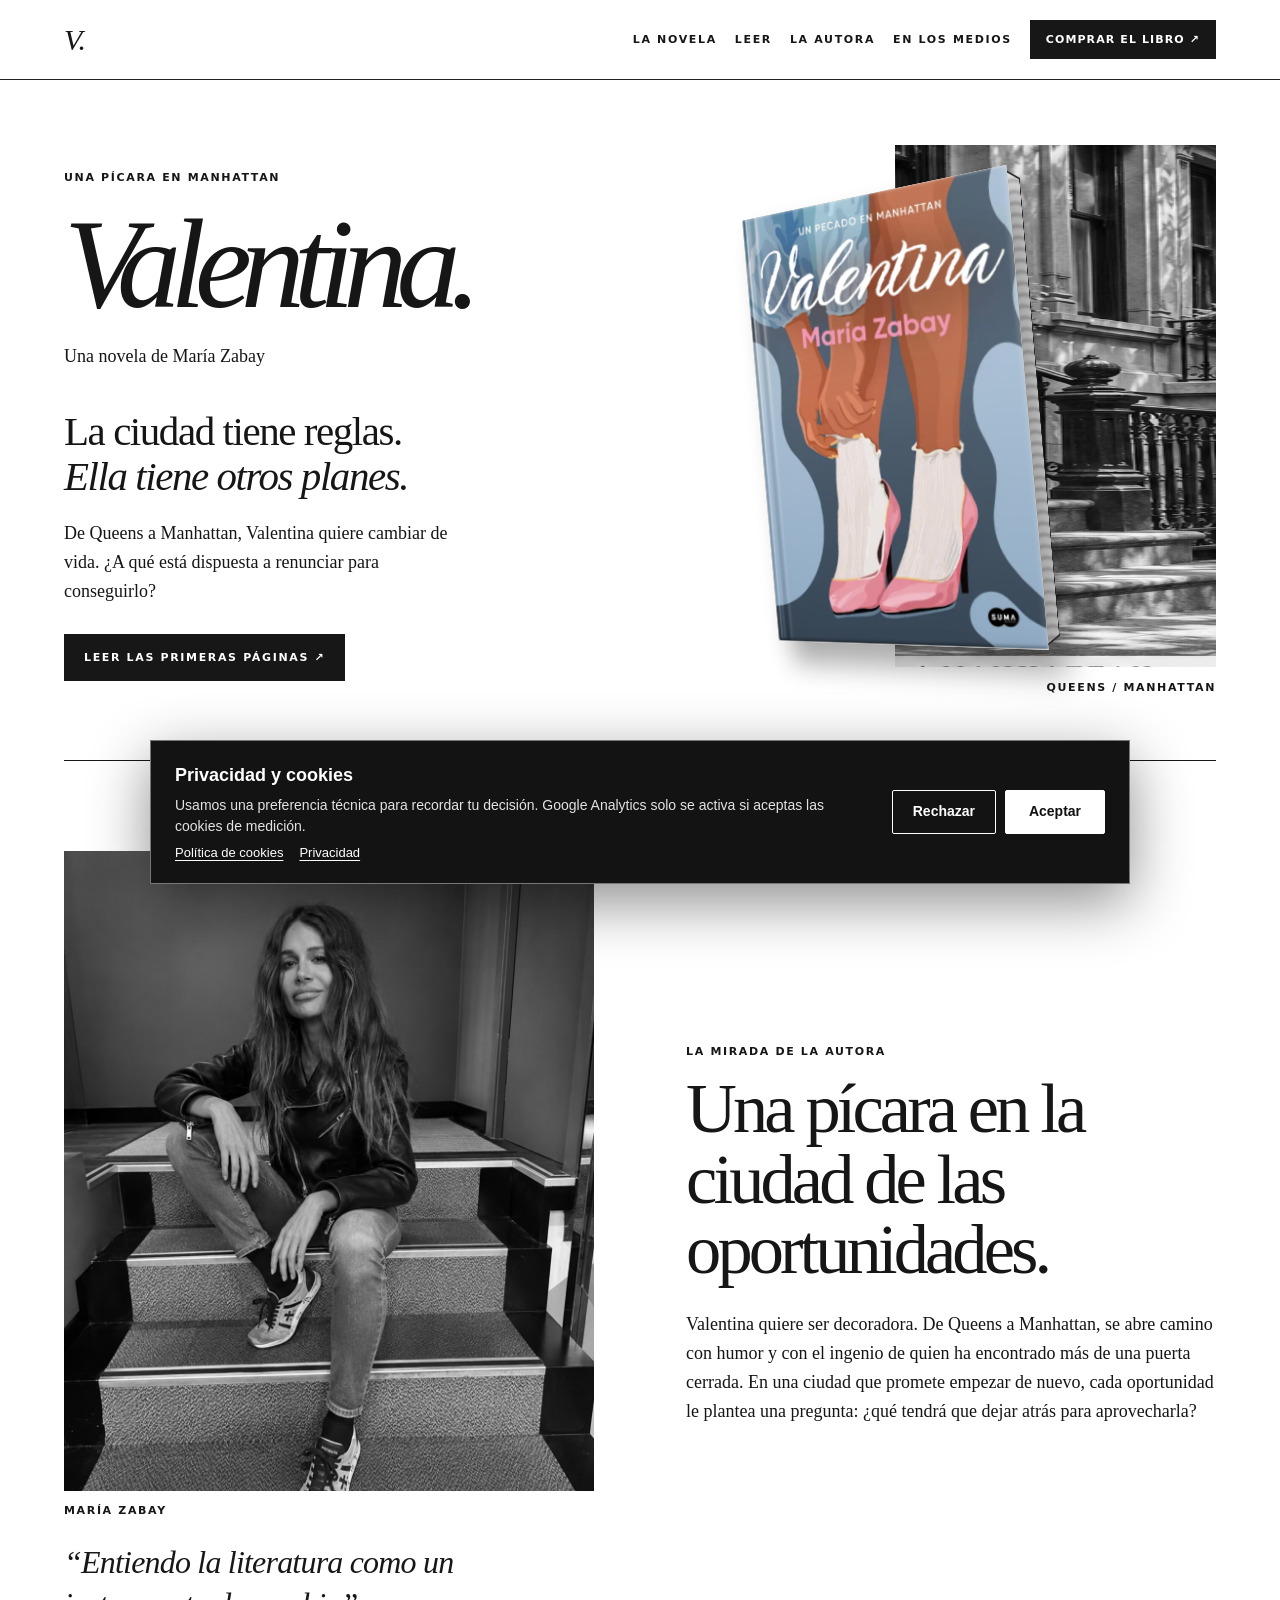
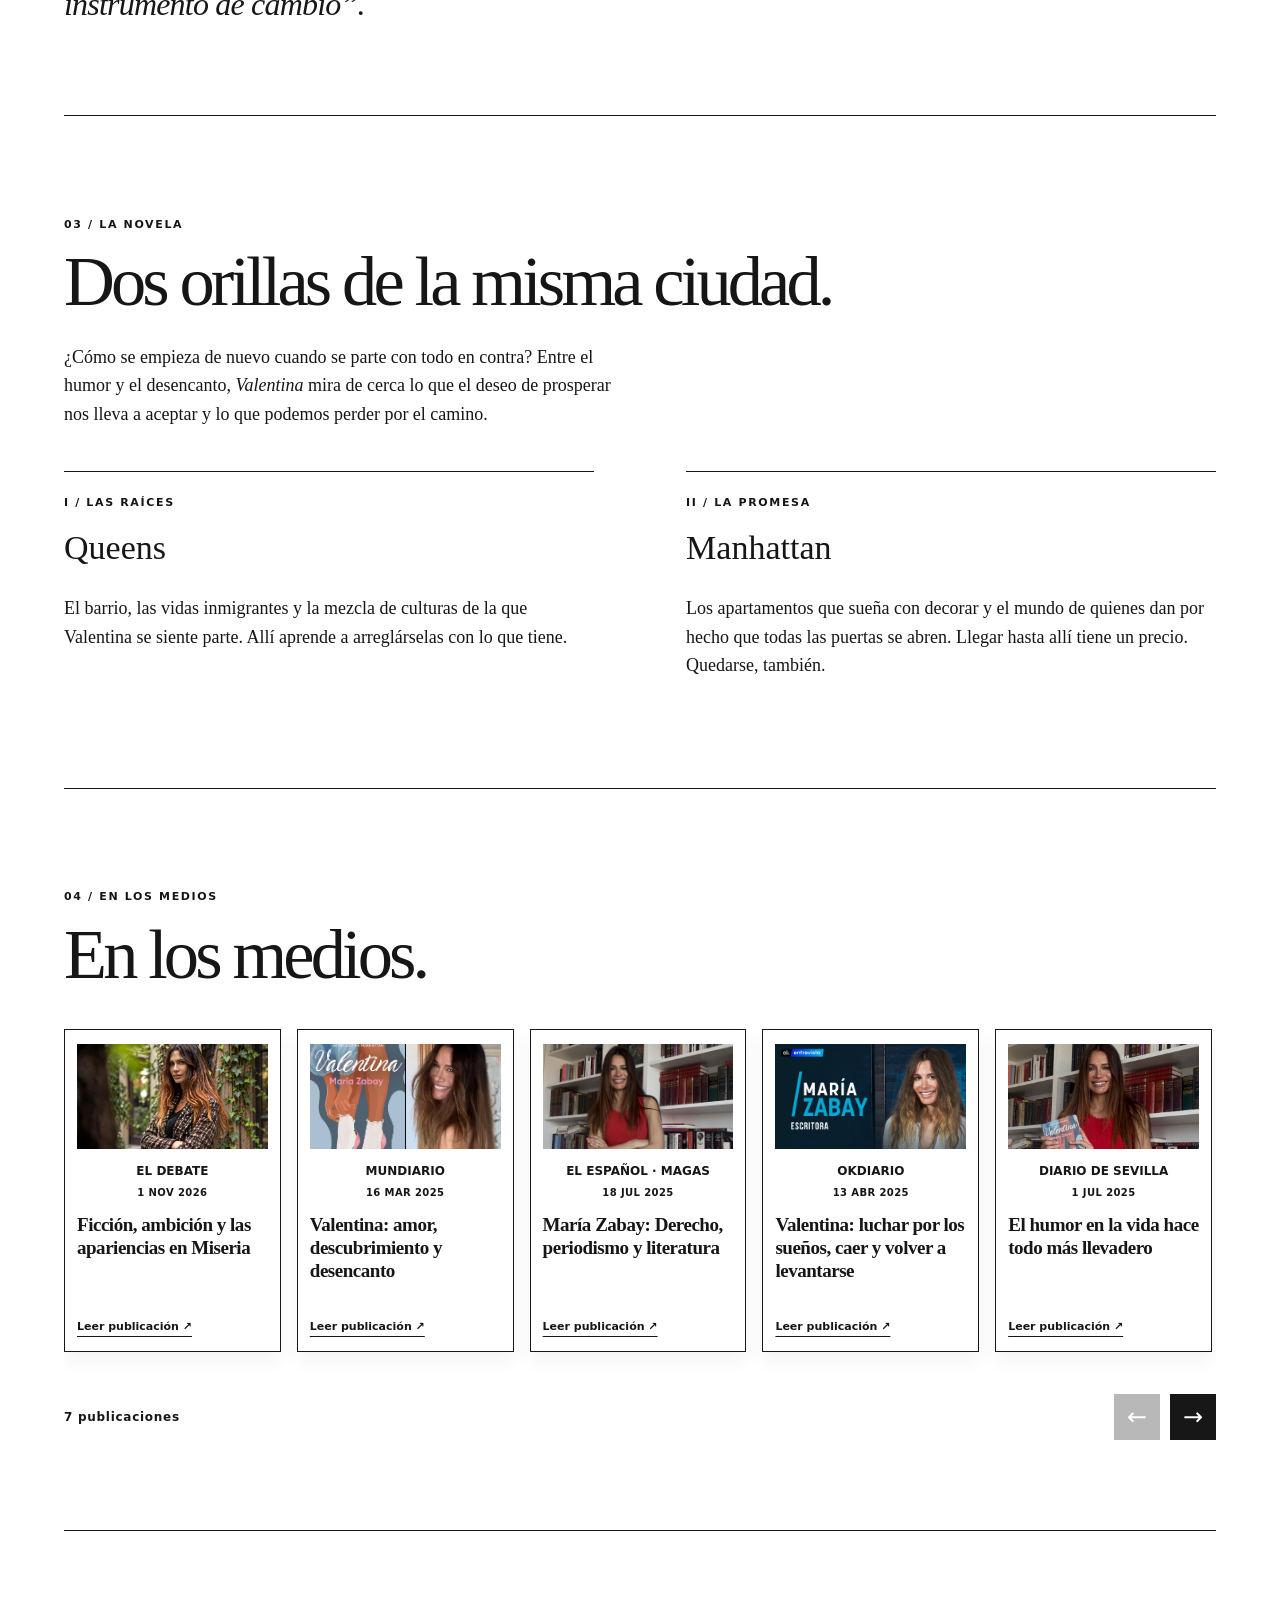
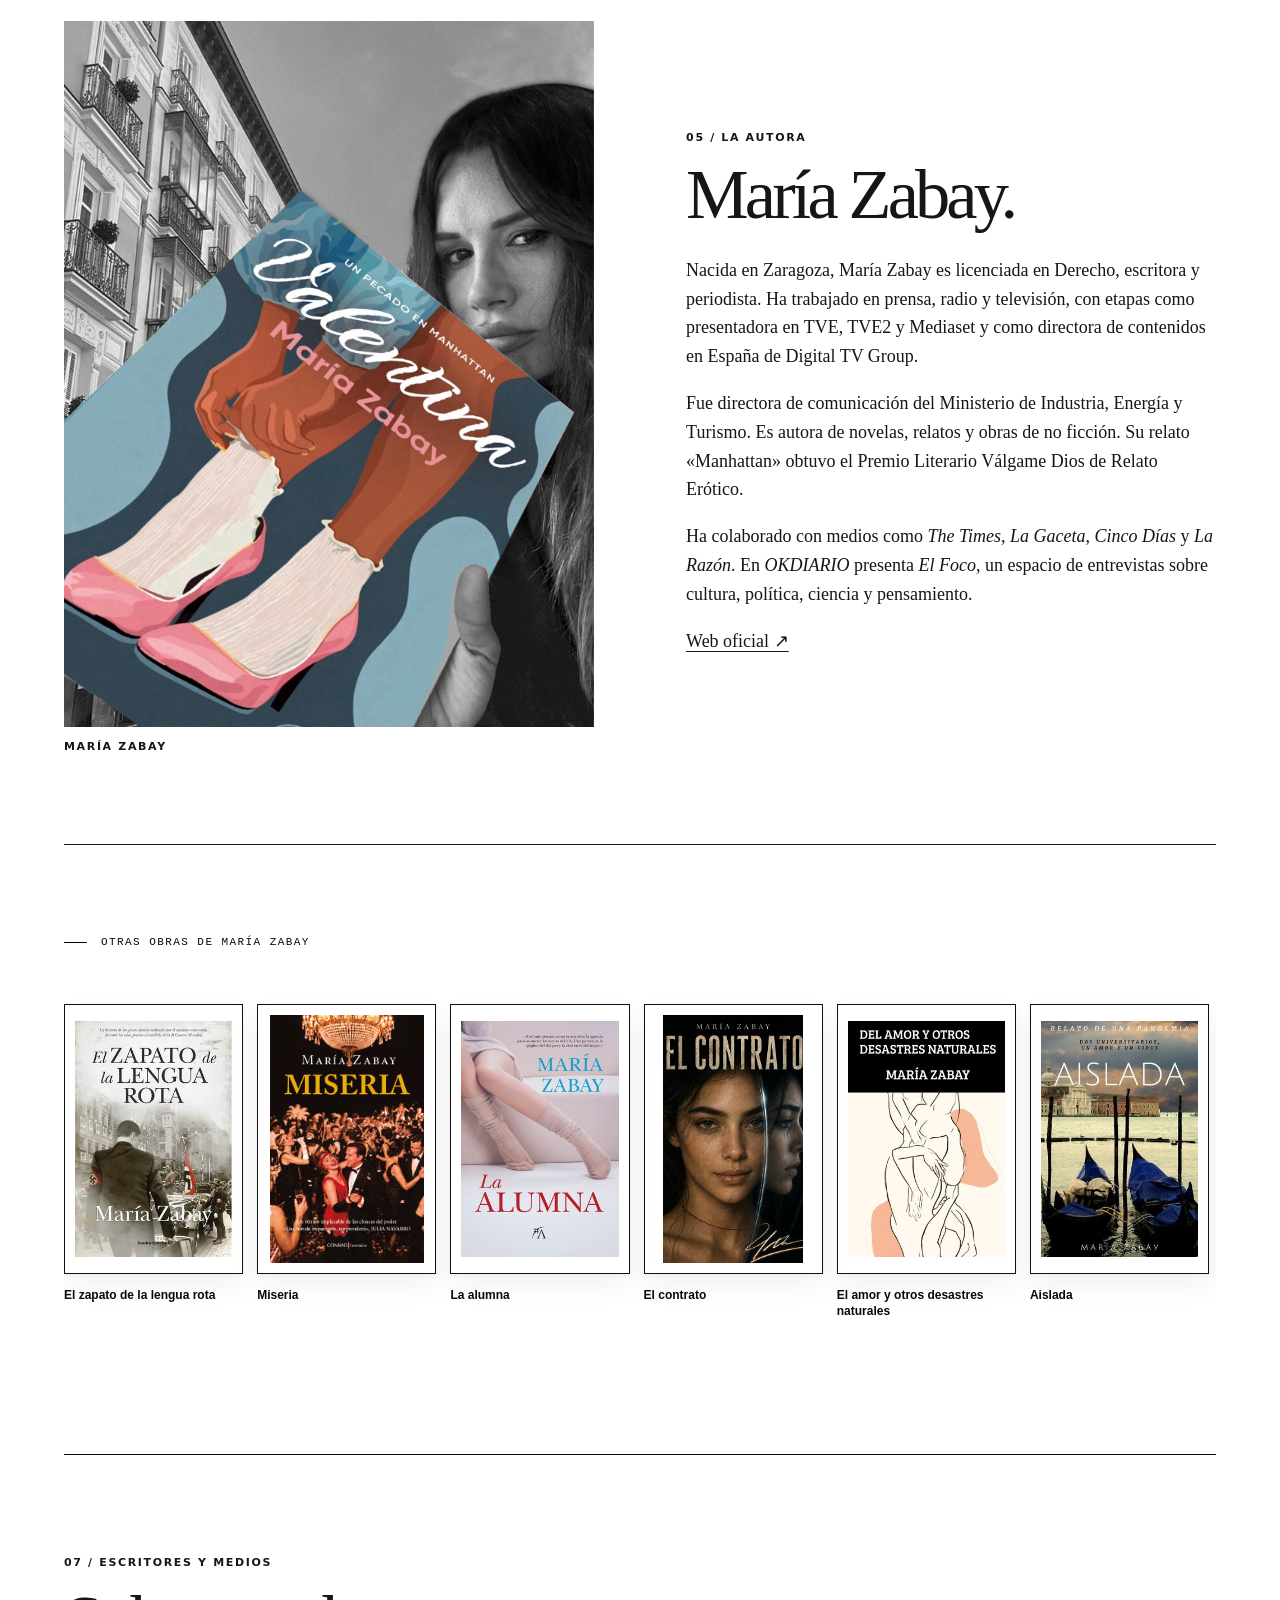
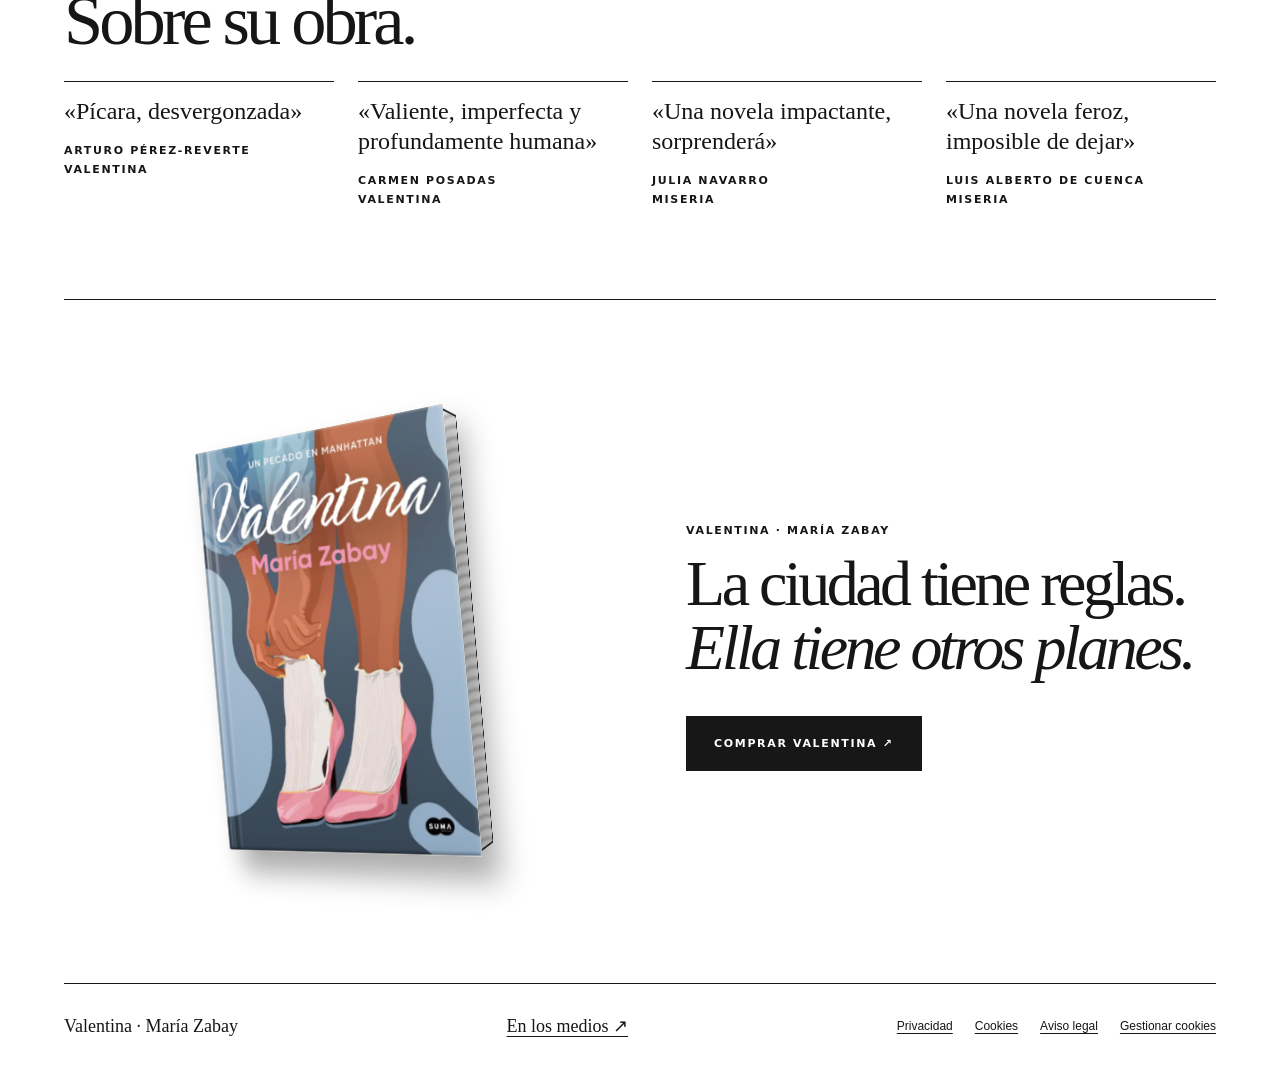
<file: index.html>
<!doctype html>
<html lang="es"><head><meta charset="utf-8"><meta name="viewport" content="width=device-width,initial-scale=1"><title>Valentina: Un pecado en Manhattan | María Zabay</title><link rel="stylesheet" href="css/styles.css">
<!-- Metadatos SEO y redes sociales -->
<meta name="description" content="Descubre Valentina, la novela de María Zabay publicada por SUMA: su historia, primeras páginas, entrevistas, reseñas y dónde comprar el libro.">
<meta name="robots" content="index,follow,max-image-preview:large,max-snippet:-1">
<link rel="canonical" href="https://valentina.mariazabay.com/">
<meta property="og:type" content="book">
<meta property="og:locale" content="es_ES">
<meta property="og:site_name" content="Valentina · María Zabay">
<meta property="og:title" content="Valentina: Un pecado en Manhattan | María Zabay">
<meta property="og:description" content="Descubre Valentina, la novela de María Zabay publicada por SUMA: su historia, primeras páginas, entrevistas, reseñas y dónde comprar el libro.">
<meta property="og:url" content="https://valentina.mariazabay.com/">
<meta property="og:image" content="https://valentina.mariazabay.com/assets/og-image.jpg">
<meta property="og:image:secure_url" content="https://valentina.mariazabay.com/assets/og-image.jpg">
<meta property="og:image:type" content="image/jpeg">
<meta property="og:image:width" content="1200">
<meta property="og:image:height" content="630">
<meta property="og:image:alt" content="Valentina, libro de María Zabay">
<meta name="twitter:card" content="summary_large_image">
<meta name="twitter:title" content="Valentina: Un pecado en Manhattan | María Zabay">
<meta name="twitter:description" content="Descubre Valentina, la novela de María Zabay publicada por SUMA: su historia, primeras páginas, entrevistas, reseñas y dónde comprar el libro.">
<meta name="twitter:image" content="https://valentina.mariazabay.com/assets/og-image.jpg">
<meta name="twitter:image:alt" content="Valentina, de María Zabay">
<script type="application/ld+json">{"@context":"https://schema.org","@graph":[{"@type":"WebSite","@id":"https://valentina.mariazabay.com/#website","name":"Valentina · María Zabay","url":"https://valentina.mariazabay.com/","inLanguage":"es"},{"@type":"WebPage","@id":"https://valentina.mariazabay.com/#webpage","name":"Valentina: Un pecado en Manhattan | María Zabay","description":"Descubre Valentina, la novela de María Zabay publicada por SUMA: su historia, primeras páginas, entrevistas, reseñas y dónde comprar el libro.","url":"https://valentina.mariazabay.com/","inLanguage":"es","isPartOf":{"@id":"https://valentina.mariazabay.com/#website"},"mainEntity":{"@id":"https://valentina.mariazabay.com/#book"}},{"@type":"Person","@id":"https://www.mariazabay.com/#maria-zabay","name":"María Zabay","url":"https://www.mariazabay.com/"},{"@type":"Book","@id":"https://valentina.mariazabay.com/#book","name":"Valentina","author":{"@id":"https://www.mariazabay.com/#maria-zabay"},"url":"https://valentina.mariazabay.com/","image":"https://valentina.mariazabay.com/assets/images/portada-valentina.png","inLanguage":"es","description":"Descubre Valentina, la novela de María Zabay publicada por SUMA: su historia, primeras páginas, entrevistas, reseñas y dónde comprar el libro.","isbn":"9788410257641","publisher":{"@type":"Organization","name":"SUMA"}}]}</script>

<link rel="stylesheet" href="assets/site-consent.css">
<script defer src="assets/site-consent.js" data-root=""></script>
<link rel="icon" href="assets/favicon.svg" type="image/svg+xml">
</head>
<body><a class="skip" href="#contenido">Saltar al contenido</a><header><a class="brand" href="#contenido" aria-label="Valentina, inicio">V.</a><nav aria-label="Navegación principal"><a href="#novela">La novela</a><a href="#contenido" class="reader-trigger">Leer</a><a href="#autora">La autora</a><a href="#medios">En los medios</a><a class="nav-buy" href="https://www.penguinlibros.com/es/literatura-contemporanea/364791-libro-valentina-9788410257641" target="_blank" rel="noopener noreferrer"><strong>Comprar el libro ↗</strong></a></nav></header>
<main id="contenido"><section class="hero" aria-labelledby="titulo"><div><p class="label">Una pícara en Manhattan</p><h1 id="titulo">Valentina.</h1><p class="byline">Una novela de María Zabay</p><h2 class="hook">La ciudad tiene reglas.<br><em>Ella tiene otros planes.</em></h2><p>De Queens a Manhattan, Valentina quiere cambiar de vida. ¿A qué está dispuesta a renunciar para conseguirlo?</p><button class="button reader-trigger" type="button" aria-haspopup="dialog" aria-controls="lector-valentina">Leer las primeras páginas ↗</button></div><figure class="visual"><div class="ny" aria-hidden="true"></div><button class="book-link" type="button" aria-label="Abrir Valentina y leer las primeras páginas" aria-haspopup="dialog" aria-controls="lector-valentina" aria-expanded="false"><span class="book-object"><span class="book-leaf"><img src="assets/images/valentina-pagina-09.png" alt="Primera página de Valentina: Una latina de Queens"></span><span class="book-pages" aria-hidden="true"></span><span class="book-front"><span class="label">Valentina<br>María Zabay</span><img class="cover" src="assets/images/portada-valentina.png" alt="Cubierta oficial de Valentina, de María Zabay, publicada por SUMA"></span></span></button><figcaption>Queens / Manhattan</figcaption></figure></section>

<section class="section split portrait-intro" aria-labelledby="mirada"><figure class="portrait"><a class="author-photo-link" href="#autora" aria-label="Conocer a María Zabay"><img src="assets/images/maria-zabay-escaleras.jpg" alt="María Zabay sentada en unas escaleras" ></a><figcaption><a class="author-name-link" href="#autora">María Zabay</a></figcaption><blockquote class="author-photo-quote">“Entiendo la literatura como un instrumento de cambio”.</blockquote></figure><div><p class="label">La mirada de la autora</p><h2 id="mirada">Una pícara en la ciudad de las oportunidades.</h2><p>Valentina quiere ser decoradora. De Queens a Manhattan, se abre camino con humor y con el ingenio de quien ha encontrado más de una puerta cerrada. En una ciudad que promete empezar de nuevo, cada oportunidad le plantea una pregunta: ¿qué tendrá que dejar atrás para aprovecharla?</p></div></section>
<section id="novela" class="section"><p class="label">03 / La novela</p><h2>Dos orillas de la misma ciudad.</h2><p>¿Cómo se empieza de nuevo cuando se parte con todo en contra? Entre el humor y el desencanto, <em>Valentina</em> mira de cerca lo que el deseo de prosperar nos lleva a aceptar y lo que podemos perder por el camino.</p><div class="columns"><article><p class="label">I / Las raíces</p><h3>Queens</h3><p>El barrio, las vidas inmigrantes y la mezcla de culturas de la que Valentina se siente parte. Allí aprende a arreglárselas con lo que tiene.</p></article><article><p class="label">II / La promesa</p><h3>Manhattan</h3><p>Los apartamentos que sueña con decorar y el mundo de quienes dan por hecho que todas las puertas se abren. Llegar hasta allí tiene un precio. Quedarse, también.</p></article></div></section>
<section id="medios" class="section" aria-labelledby="medios-titulo"><p class="label">04 / En los medios</p><h2 id="medios-titulo">En los medios.</h2><div class="media-carousel" role="region" aria-roledescription="carrusel" aria-label="Entrevistas de María Zabay"><ul id="media-track" class="media-cards" tabindex="0" aria-label="Publicaciones; desliza o usa las flechas para ver más"><li><a class="media-card" href="https://www.eldebate.com/espana/cataluna/20261101/maria-zabay-ficcion-tiene-problema-realidad-no-tiene-necesita-resultar-verosimil_475396.html" target="_blank" rel="noopener noreferrer"><img src="assets/images/entrevista-el-debate.jpg" alt="María Zabay en El Debate" loading="lazy"><span class="media-name">El Debate</span><span class="media-date">1 nov 2026</span><h3>Ficción, ambición y las apariencias en Miseria</h3><span class="media-action">Leer publicación ↗</span></a></li><li><a class="media-card" href="https://www.mundiario.com/cultura/entrevista-maria-zabay/20250316225400337428.html" target="_blank" rel="noopener noreferrer"><img src="assets/images/entrevista-mundiario.jpg" alt="María Zabay en Mundiario" loading="lazy"><span class="media-name">Mundiario</span><span class="media-date">16 mar 2025</span><h3>Valentina: amor, descubrimiento y desencanto</h3><span class="media-action">Leer publicación ↗</span></a></li><li><a class="media-card" href="https://www.elespanol.com/mujer/protagonistas/20250718/periodista-escritora-maria-zabay-estudiar-derecho-acto-rebeldia-eta/1003743850912_0.html" target="_blank" rel="noopener noreferrer"><img src="assets/images/entrevista-el-espanol.jpg" alt="María Zabay en El Español · Magas" loading="lazy"><span class="media-name">El Español · Magas</span><span class="media-date">18 jul 2025</span><h3>María Zabay: Derecho, periodismo y literatura</h3><span class="media-action">Leer publicación ↗</span></a></li><li><a class="media-card" href="https://okdiario.com/cultura/maria-zabay-valentina-va-personas-que-luchan-cada-dia-que-caen-vuelven-levantarse-14605624" target="_blank" rel="noopener noreferrer"><img src="assets/images/entrevista-okdiario.jpg" alt="María Zabay en su entrevista con OKDIARIO" loading="lazy"><span class="media-name">OKDIARIO</span><span class="media-date">13 abr 2025</span><h3>Valentina: luchar por los sueños, caer y volver a levantarse</h3><span class="media-action">Leer publicación ↗</span></a></li><li><a class="media-card" href="https://www.diariodesevilla.es/entrevistas/maria-zabay-humor-vida-llevadero_0_2004262611.html" target="_blank" rel="noopener noreferrer"><img src="assets/images/entrevista-diario-de-sevilla.jpg" alt="María Zabay en Diario de Sevilla" loading="lazy"><span class="media-name">Diario de Sevilla</span><span class="media-date">1 jul 2025</span><h3>El humor en la vida hace todo más llevadero</h3><span class="media-action">Leer publicación ↗</span></a></li><li><a class="media-card" href="https://www.20minutos.es/theluxonomist/lifestyle/maria-zabay-literatura-debe-hacer-preguntas-dificiles-que-sacudan_7000099_0.html" target="_blank" rel="noopener noreferrer"><img src="assets/images/entrevista-20minutos.webp" alt="María Zabay en 20minutos · TheLuxonomist" loading="lazy"><span class="media-name">20minutos · TheLuxonomist</span><span class="media-date">12 feb 2025</span><h3>La literatura debe hacer preguntas difíciles, que sacudan</h3><span class="media-action">Leer publicación ↗</span></a></li><li><a class="media-card" href="https://www.abc.es/cultura/maria-zabay-pereza-traicion-talento-20250430013338-nt.html" target="_blank" rel="noopener noreferrer"><img src="assets/images/portada-valentina.png" alt="Portada de Valentina, de María Zabay" loading="lazy" class="media-card-cover-image"><span class="media-name">ABC</span><span class="media-date">Entrevista · Cultura</span><h3>Entrevista con María Zabay</h3><span class="media-action">Leer publicación ↗</span></a></li></ul><div class="media-carousel-controls"><p class="media-position" aria-live="polite">7 publicaciones</p><div><button type="button" id="media-prev" aria-label="Ver entrevistas anteriores" aria-controls="media-track">←</button><button type="button" id="media-next" aria-label="Ver entrevistas siguientes" aria-controls="media-track">→</button></div></div></div></section>
<section id="autora" class="section split"><figure class="portrait"><svg viewBox="0 297 707 942" role="img" aria-labelledby="foto-final-titulo" class="author-composite"><title id="foto-final-titulo">María Zabay en blanco y negro con la cubierta de Valentina en color</title><defs><image id="foto-final-original" width="707" height="1536" href="assets/images/maria-zabay-retrato-portada.jpg"/><clipPath id="contorno-cubierta"><path d="M 0,831 L 316,524 L 679,819 L 565,1046 C 562,1027 552,1019 542,1022 C 523,1026 520,1050 517,1070 C 514,1090 515,1103 510,1123 C 507,1141 498,1161 491,1180 L 466,1239 L 103,1239 L 0,1168 Z"/></clipPath></defs><use href="#foto-final-original" class="author-composite-monochrome"/><use href="#foto-final-original" clip-path="url(#contorno-cubierta)"/></svg><figcaption>María Zabay</figcaption></figure><div><p class="label">05 / La autora</p><h2>María Zabay.</h2><p>Nacida en Zaragoza, María Zabay es licenciada en Derecho, escritora y periodista. Ha trabajado en prensa, radio y televisión, con etapas como presentadora en TVE, TVE2 y Mediaset y como directora de contenidos en España de Digital TV Group.</p><p>Fue directora de comunicación del Ministerio de Industria, Energía y Turismo. Es autora de novelas, relatos y obras de no ficción. Su relato «Manhattan» obtuvo el Premio Literario Válgame Dios de Relato Erótico.</p><p>Ha colaborado con medios como <em>The Times</em>, <em>La Gaceta</em>, <em>Cinco Días</em> y <em>La Razón</em>. En <em>OKDIARIO</em> presenta <em>El Foco</em>, un espacio de entrevistas sobre cultura, política, ciencia y pensamiento.</p><a href="https://mariazabay.com/">Web oficial ↗</a></div></section>
<section class="section bibliography" aria-labelledby="bibliografia-titulo"><h2 id="bibliografia-titulo" class="shelf-chapter">OTRAS OBRAS DE MARÍA ZABAY</h2><div aria-label="Otras obras de la autora" class="book-shelf" tabindex="0"><div class="shelf-book"><a class="shelf-link" href="https://elzapato.mariazabay.com/" target="_blank" rel="noopener noreferrer" aria-label="Visitar la web de El zapato de la lengua rota"><div class="cover-box"><img alt="El zapato de la lengua rota" loading="lazy" src="assets/images/el-zapato-de-la-lengua-rota.jpg"/></div><p>El zapato de la lengua rota</p></a></div>
<div class="shelf-book"><a class="shelf-link" href="https://miseria.mariazabay.com/" target="_blank" rel="noopener noreferrer" aria-label="Visitar la web de Miseria"><div class="cover-box"><img alt="Miseria" loading="lazy" src="assets/images/miseria.jpg"/></div><p>Miseria</p></a></div>

<div class="shelf-book"><div class="cover-box"><img alt="La alumna" loading="lazy" src="assets/images/la-alumna.jpg"/></div><p>La alumna</p></div>
<div class="shelf-book"><a class="shelf-link" href="https://elcontrato.mariazabay.com/" target="_blank" rel="noopener noreferrer" aria-label="Visitar la web de El contrato"><div class="cover-box"><img alt="El contrato" loading="lazy" src="assets/images/el-contrato.png"/></div><p>El contrato</p></a></div>
<div class="shelf-book"><div class="cover-box"><img alt="El amor y otros desastres naturales" loading="lazy" src="assets/images/el-amor-y-otros-desastres-naturales.jpg"/></div><p>El amor y otros desastres naturales</p></div>
<div class="shelf-book"><div class="cover-box"><img alt="Aislada" loading="lazy" src="assets/images/aislada.jpg"/></div><p>Aislada</p></div>
<div class="shelf-book"><div class="cover-box"><img alt="Manhattan" loading="lazy" src="assets/images/manhattan.jpg"/></div><p>Manhattan</p></div>
<div class="shelf-book"><div class="cover-box"><img alt="Diosas de papel" loading="lazy" src="assets/images/diosas-de-papel.jpg"/></div><p>Diosas de papel</p></div>
<div class="shelf-book"><div class="cover-box"><img alt="Breve historia de la especie humana" loading="lazy" src="assets/images/breve-historia-de-la-especie-humana.jpg"/></div><p>Breve historia de la especie humana</p></div>
<div class="shelf-book"><div class="cover-box"><img alt="Un viaje al éxito" loading="lazy" src="assets/images/un-viaje-al-exito.jpg"/></div><p>Un viaje al éxito</p></div>
<div class="shelf-book"><div class="cover-box"><img alt="Liderar con la palabra" loading="lazy" src="assets/images/liderar-con-la-palabra.jpg"/></div><p>Liderar con la palabra</p></div>
<div class="shelf-book"><div class="cover-box"><img alt="Todos contra el bullying" loading="lazy" src="assets/images/todos-contra-el-bullying.jpg"/></div><p>Todos contra el bullying</p></div>
</div></section>
<section class="section"><p class="label">07 / Escritores y medios</p><h2>Sobre su obra.</h2><div class="voices"><figure><blockquote>«Pícara, desvergonzada»</blockquote><figcaption>Arturo Pérez-Reverte<br>Valentina</figcaption></figure><figure><blockquote>«Valiente, imperfecta y profundamente humana»</blockquote><figcaption>Carmen Posadas<br>Valentina</figcaption></figure><figure><blockquote>«Una novela impactante, sorprenderá»</blockquote><figcaption>Julia Navarro<br>Miseria</figcaption></figure><figure><blockquote>«Una novela feroz, imposible de dejar»</blockquote><figcaption>Luis Alberto de Cuenca<br>Miseria</figcaption></figure></div></section>
<section class="section final-purchase" aria-labelledby="final-title"><div class="final-book-stage"><button class="book-link final-book reader-trigger" type="button" aria-label="Abrir Valentina y leer las primeras páginas" aria-haspopup="dialog" aria-controls="lector-valentina"><span class="book-object"><span class="book-leaf"><img src="assets/images/valentina-pagina-09.png" alt="Primera página de Valentina: Una latina de Queens"></span><span class="book-pages" aria-hidden="true"></span><span class="book-front"><span class="label">Valentina<br>María Zabay</span><img class="cover" src="assets/images/portada-valentina.png" alt="Cubierta oficial de Valentina, de María Zabay, publicada por SUMA"></span></span></button></div><div><p class="label">Valentina · María Zabay</p><h2 id="final-title">La ciudad tiene reglas.<br><em>Ella tiene otros planes.</em></h2><a class="button purchase-button" href="https://www.penguinlibros.com/es/literatura-contemporanea/364791-libro-valentina-9788410257641" target="_blank" rel="noopener noreferrer"><strong>Comprar Valentina ↗</strong></a></div></section></main>
<footer><span>Valentina · María Zabay</span><a href="#medios">En los medios ↗</a><nav class="mz-footer-legal" aria-label="Información legal"><a href="politica-de-privacidad.html">Privacidad</a><a href="politica-de-cookies.html">Cookies</a><a href="aviso-legal.html">Aviso legal</a><a href="#cookie-preferences" data-mz-cookie-settings>Gestionar cookies</a></nav></footer>
<dialog id="lector-valentina" class="reader" aria-labelledby="lector-titulo"><div class="reader-bar"><h2 id="lector-titulo">Valentina · Primeras páginas</h2><div class="reader-tools"><button type="button" id="reader-zoom" aria-pressed="false">Ampliar</button><button type="button" id="reader-close" aria-label="Cerrar el libro">Cerrar ×</button></div></div><div class="reader-stage" tabindex="0" aria-label="Página del libro"><img class="reader-page" src="assets/images/valentina-pagina-09.png" alt="Valentina, página 9: capítulo 1, Una latina de Queens"><img class="reader-page" src="assets/images/valentina-pagina-10.png" alt="Valentina, página 10" hidden><img class="reader-page" src="assets/images/valentina-pagina-11.png" alt="Valentina, página 11" hidden></div><div class="reader-controls"><button type="button" id="reader-prev">← Anterior</button><span class="reader-count" aria-live="polite"></span><button type="button" id="reader-next">Siguiente →</button></div></dialog>
<script src="js/main.js" defer></script></body>
</html>
</file>
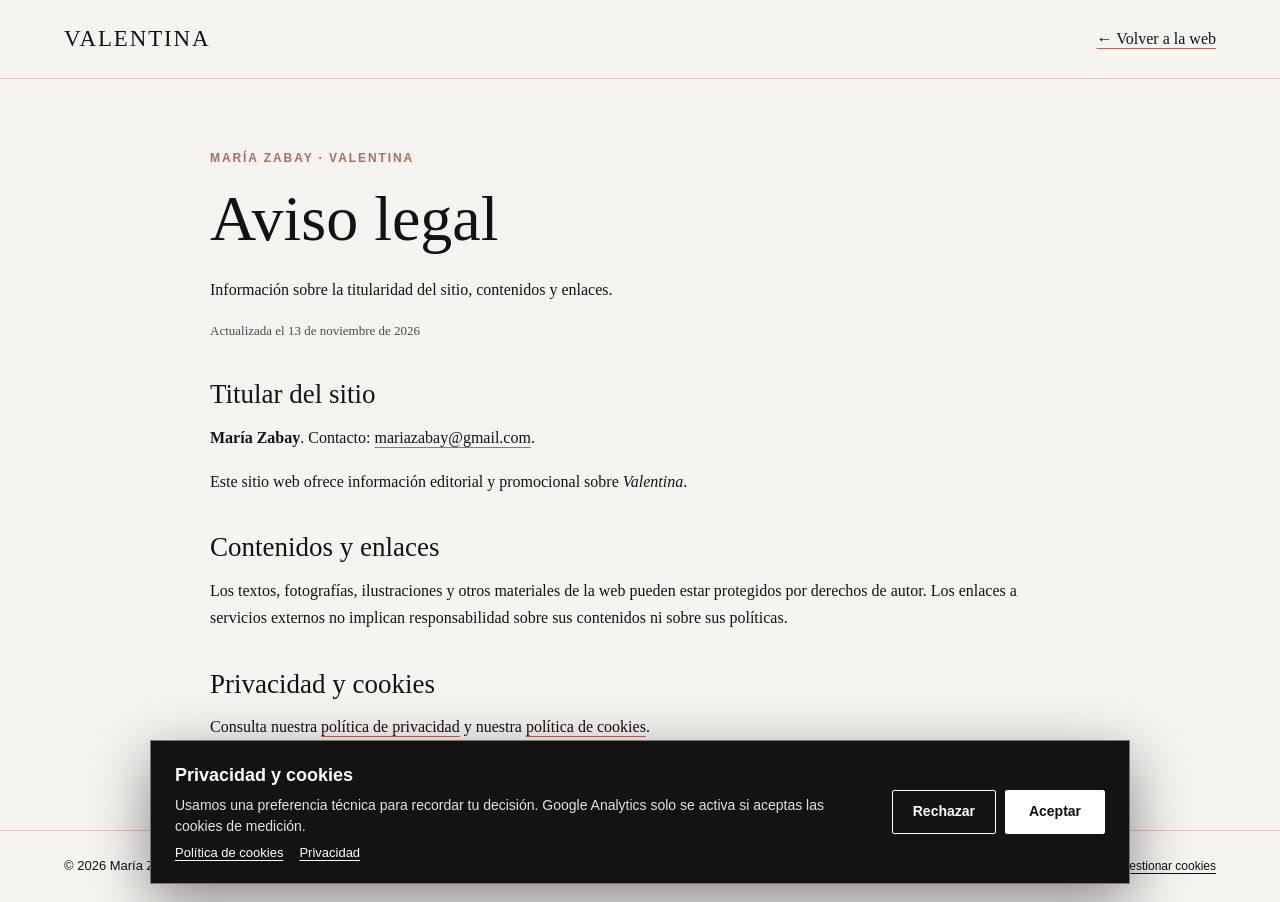
<file: aviso-legal.html>
<!doctype html>
<html lang="es"><head><meta charset="utf-8"><meta name="viewport" content="width=device-width,initial-scale=1"><title>Aviso legal — Valentina · María Zabay</title>
<link rel="stylesheet" href="assets/legal-pages.css">
<style>:root{--mz-legal-bg:#f6f4f1;--mz-legal-text:#131313;--mz-legal-accent:#ae6c60;--mz-legal-border:#ae6c6055;}</style>

<!-- Metadatos SEO y redes sociales -->

<meta name="robots" content="index,follow,max-image-preview:large,max-snippet:-1">


















<script type="application/ld+json">{"@context":"https://schema.org","@graph":[{"@type":"WebSite","@id":"https://valentina.mariazabay.com/#website","name":"Valentina · María Zabay","url":"https://valentina.mariazabay.com/","inLanguage":"es"},{"@type":"WebPage","@id":"https://valentina.mariazabay.com/aviso-legal.html#webpage","name":"Aviso legal — Valentina · María Zabay","description":"Información sobre la titularidad del sitio, contenidos y enlaces.","url":"https://valentina.mariazabay.com/aviso-legal.html","inLanguage":"es","isPartOf":{"@id":"https://valentina.mariazabay.com/#website"}},{"@type":"Person","@id":"https://www.mariazabay.com/#maria-zabay","name":"María Zabay","url":"https://www.mariazabay.com/"}]}</script>




<!-- Metadatos SEO y redes sociales -->
<meta name="description" content="Información sobre la titularidad del sitio, contenidos y enlaces.">
<link rel="canonical" href="https://valentina.mariazabay.com/aviso-legal.html">
<meta property="og:type" content="website">
<meta property="og:locale" content="es_ES">
<meta property="og:site_name" content="Valentina · María Zabay">
<meta property="og:title" content="Aviso legal — Valentina · María Zabay">
<meta property="og:description" content="Información sobre la titularidad del sitio, contenidos y enlaces.">
<meta property="og:url" content="https://valentina.mariazabay.com/aviso-legal.html">
<meta property="og:image" content="https://valentina.mariazabay.com/assets/og-image.jpg">
<meta property="og:image:secure_url" content="https://valentina.mariazabay.com/assets/og-image.jpg">
<meta property="og:image:type" content="image/jpeg">
<meta property="og:image:width" content="1200">
<meta property="og:image:height" content="630">
<meta property="og:image:alt" content="Valentina, libro de María Zabay">
<meta name="twitter:card" content="summary_large_image">
<meta name="twitter:title" content="Aviso legal — Valentina · María Zabay">
<meta name="twitter:description" content="Información sobre la titularidad del sitio, contenidos y enlaces.">
<meta name="twitter:image" content="https://valentina.mariazabay.com/assets/og-image.jpg">
<meta name="twitter:image:alt" content="Valentina, de María Zabay">


<link rel="stylesheet" href="assets/site-consent.css">
<script defer src="assets/site-consent.js" data-root=""></script>
<link rel="icon" href="assets/favicon.svg" type="image/svg+xml">
</head><body class="mz-legal-page">
<header class="mz-legal-header"><a class="mz-legal-brand" href="index.html">VALENTINA</a><a href="index.html">← Volver a la web</a></header>
<main class="mz-legal-wrap"><p class="mz-legal-kicker">María Zabay · Valentina</p><h1>Aviso legal</h1><p>Información sobre la titularidad del sitio, contenidos y enlaces.</p><p class="mz-legal-muted">Actualizada el 13 de noviembre de 2026</p><section><h2>Titular del sitio</h2><p><strong>María Zabay</strong>. Contacto: <a href="mailto:mariazabay@gmail.com">mariazabay@gmail.com</a>.</p><p>Este sitio web ofrece información editorial y promocional sobre <em>Valentina</em>.</p></section>
<section><h2>Contenidos y enlaces</h2><p>Los textos, fotografías, ilustraciones y otros materiales de la web pueden estar protegidos por derechos de autor. Los enlaces a servicios externos no implican responsabilidad sobre sus contenidos ni sobre sus políticas.</p></section>
<section><h2>Privacidad y cookies</h2><p>Consulta nuestra <a href="politica-de-privacidad.html">política de privacidad</a> y nuestra <a href="politica-de-cookies.html">política de cookies</a>.</p></section></main>
<footer class="mz-legal-footer"><span>© 2026 María Zabay · Valentina</span><nav class="mz-footer-legal" aria-label="Información legal"><a href="politica-de-privacidad.html">Privacidad</a><a href="politica-de-cookies.html">Cookies</a><a href="aviso-legal.html">Aviso legal</a><a href="#cookie-preferences" data-mz-cookie-settings>Gestionar cookies</a></nav></footer>
</body></html>
</file>
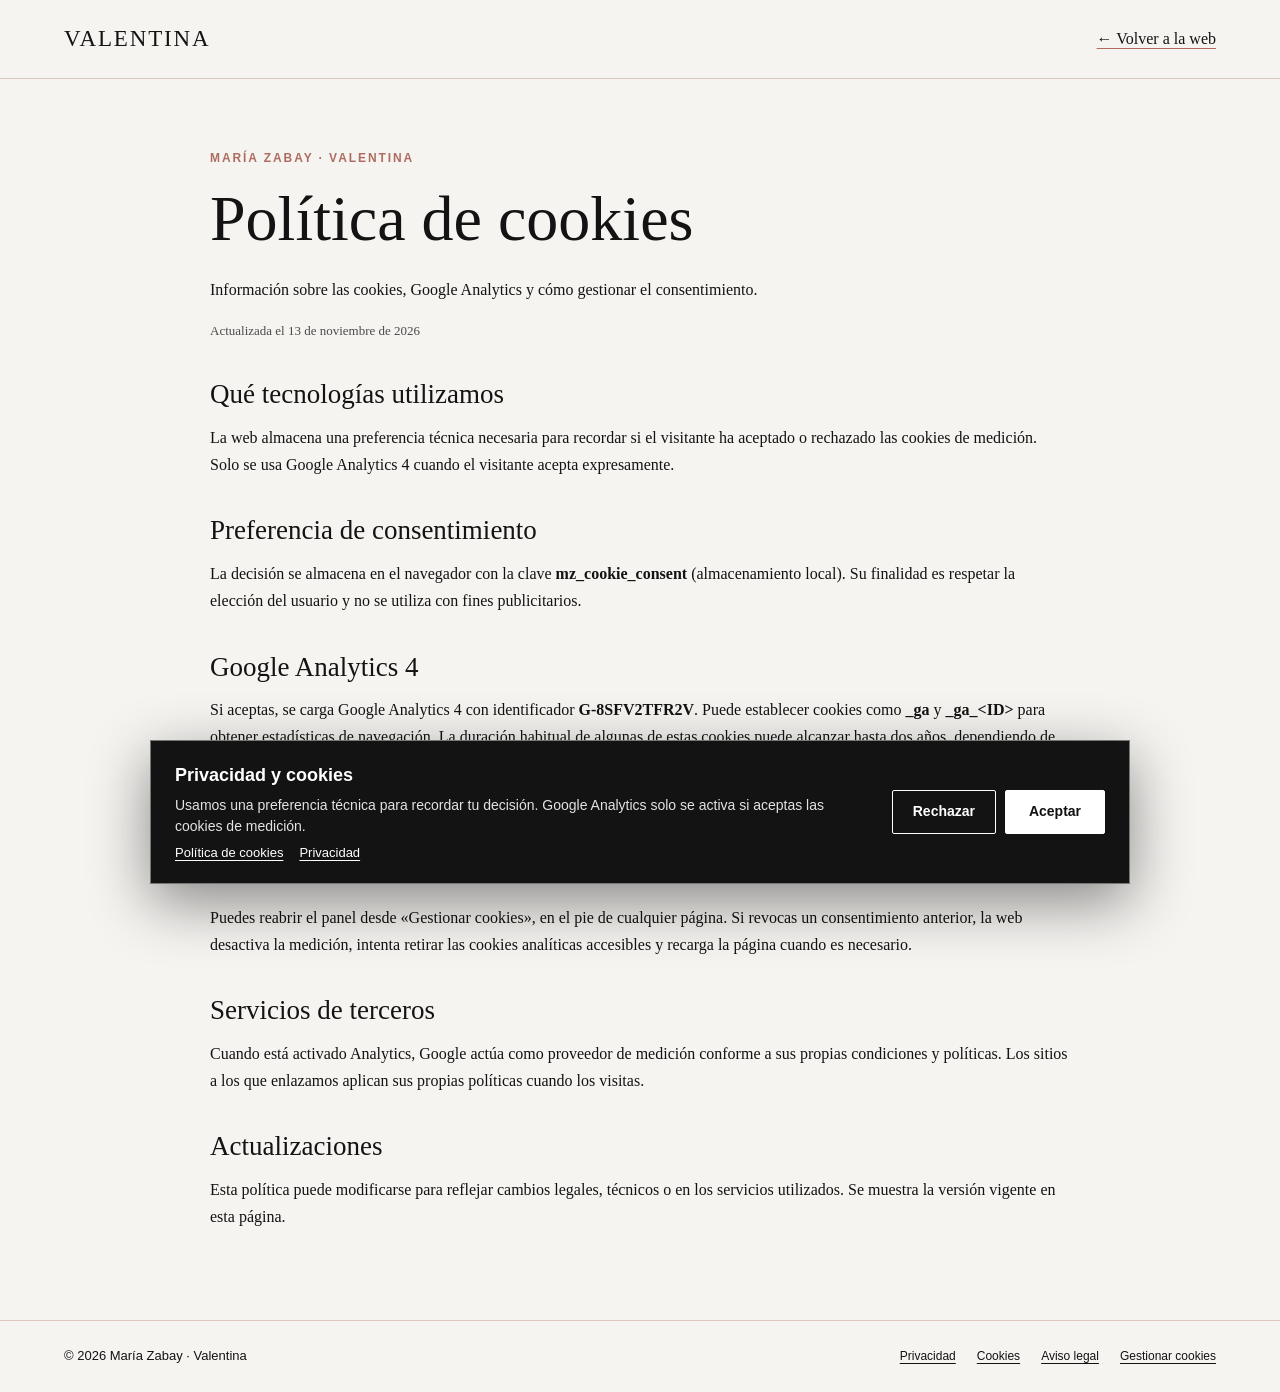
<file: politica-de-cookies.html>
<!doctype html>
<html lang="es"><head><meta charset="utf-8"><meta name="viewport" content="width=device-width,initial-scale=1"><title>Política de cookies — Valentina · María Zabay</title>
<link rel="stylesheet" href="assets/legal-pages.css">
<style>:root{--mz-legal-bg:#f6f4f1;--mz-legal-text:#131313;--mz-legal-accent:#ae6c60;--mz-legal-border:#ae6c6055;}</style>

<!-- Metadatos SEO y redes sociales -->

<meta name="robots" content="index,follow,max-image-preview:large,max-snippet:-1">


















<script type="application/ld+json">{"@context":"https://schema.org","@graph":[{"@type":"WebSite","@id":"https://valentina.mariazabay.com/#website","name":"Valentina · María Zabay","url":"https://valentina.mariazabay.com/","inLanguage":"es"},{"@type":"WebPage","@id":"https://valentina.mariazabay.com/politica-de-cookies.html#webpage","name":"Política de cookies — Valentina · María Zabay","description":"Información sobre las cookies, Google Analytics y cómo gestionar el consentimiento.","url":"https://valentina.mariazabay.com/politica-de-cookies.html","inLanguage":"es","isPartOf":{"@id":"https://valentina.mariazabay.com/#website"}},{"@type":"Person","@id":"https://www.mariazabay.com/#maria-zabay","name":"María Zabay","url":"https://www.mariazabay.com/"}]}</script>




<!-- Metadatos SEO y redes sociales -->
<meta name="description" content="Información sobre las cookies, Google Analytics y cómo gestionar el consentimiento.">
<link rel="canonical" href="https://valentina.mariazabay.com/politica-de-cookies.html">
<meta property="og:type" content="website">
<meta property="og:locale" content="es_ES">
<meta property="og:site_name" content="Valentina · María Zabay">
<meta property="og:title" content="Política de cookies — Valentina · María Zabay">
<meta property="og:description" content="Información sobre las cookies, Google Analytics y cómo gestionar el consentimiento.">
<meta property="og:url" content="https://valentina.mariazabay.com/politica-de-cookies.html">
<meta property="og:image" content="https://valentina.mariazabay.com/assets/og-image.jpg">
<meta property="og:image:secure_url" content="https://valentina.mariazabay.com/assets/og-image.jpg">
<meta property="og:image:type" content="image/jpeg">
<meta property="og:image:width" content="1200">
<meta property="og:image:height" content="630">
<meta property="og:image:alt" content="Valentina, libro de María Zabay">
<meta name="twitter:card" content="summary_large_image">
<meta name="twitter:title" content="Política de cookies — Valentina · María Zabay">
<meta name="twitter:description" content="Información sobre las cookies, Google Analytics y cómo gestionar el consentimiento.">
<meta name="twitter:image" content="https://valentina.mariazabay.com/assets/og-image.jpg">
<meta name="twitter:image:alt" content="Valentina, de María Zabay">


<link rel="stylesheet" href="assets/site-consent.css">
<script defer src="assets/site-consent.js" data-root=""></script>
<link rel="icon" href="assets/favicon.svg" type="image/svg+xml">
</head><body class="mz-legal-page">
<header class="mz-legal-header"><a class="mz-legal-brand" href="index.html">VALENTINA</a><a href="index.html">← Volver a la web</a></header>
<main class="mz-legal-wrap"><p class="mz-legal-kicker">María Zabay · Valentina</p><h1>Política de cookies</h1><p>Información sobre las cookies, Google Analytics y cómo gestionar el consentimiento.</p><p class="mz-legal-muted">Actualizada el 13 de noviembre de 2026</p><section><h2>Qué tecnologías utilizamos</h2><p>La web almacena una preferencia técnica necesaria para recordar si el visitante ha aceptado o rechazado las cookies de medición. Solo se usa Google Analytics 4 cuando el visitante acepta expresamente.</p></section>
<section><h2>Preferencia de consentimiento</h2><p>La decisión se almacena en el navegador con la clave <strong>mz_cookie_consent</strong> (almacenamiento local). Su finalidad es respetar la elección del usuario y no se utiliza con fines publicitarios.</p></section>
<section><h2>Google Analytics 4</h2><p>Si aceptas, se carga Google Analytics 4 con identificador <strong>G-8SFV2TFR2V</strong>. Puede establecer cookies como <strong>_ga</strong> y <strong>_ga_&lt;ID&gt;</strong> para obtener estadísticas de navegación. La duración habitual de algunas de estas cookies puede alcanzar hasta dos años, dependiendo de la configuración y del servicio.</p><p>Si rechazas, la etiqueta de Analytics permanece bloqueada y no realiza la medición.</p></section>
<section><h2>Cambiar la decisión</h2><p>Puedes reabrir el panel desde «Gestionar cookies», en el pie de cualquier página. Si revocas un consentimiento anterior, la web desactiva la medición, intenta retirar las cookies analíticas accesibles y recarga la página cuando es necesario.</p></section>
<section><h2>Servicios de terceros</h2><p>Cuando está activado Analytics, Google actúa como proveedor de medición conforme a sus propias condiciones y políticas. Los sitios a los que enlazamos aplican sus propias políticas cuando los visitas.</p></section>
<section><h2>Actualizaciones</h2><p>Esta política puede modificarse para reflejar cambios legales, técnicos o en los servicios utilizados. Se muestra la versión vigente en esta página.</p></section></main>
<footer class="mz-legal-footer"><span>© 2026 María Zabay · Valentina</span><nav class="mz-footer-legal" aria-label="Información legal"><a href="politica-de-privacidad.html">Privacidad</a><a href="politica-de-cookies.html">Cookies</a><a href="aviso-legal.html">Aviso legal</a><a href="#cookie-preferences" data-mz-cookie-settings>Gestionar cookies</a></nav></footer>
</body></html>
</file>
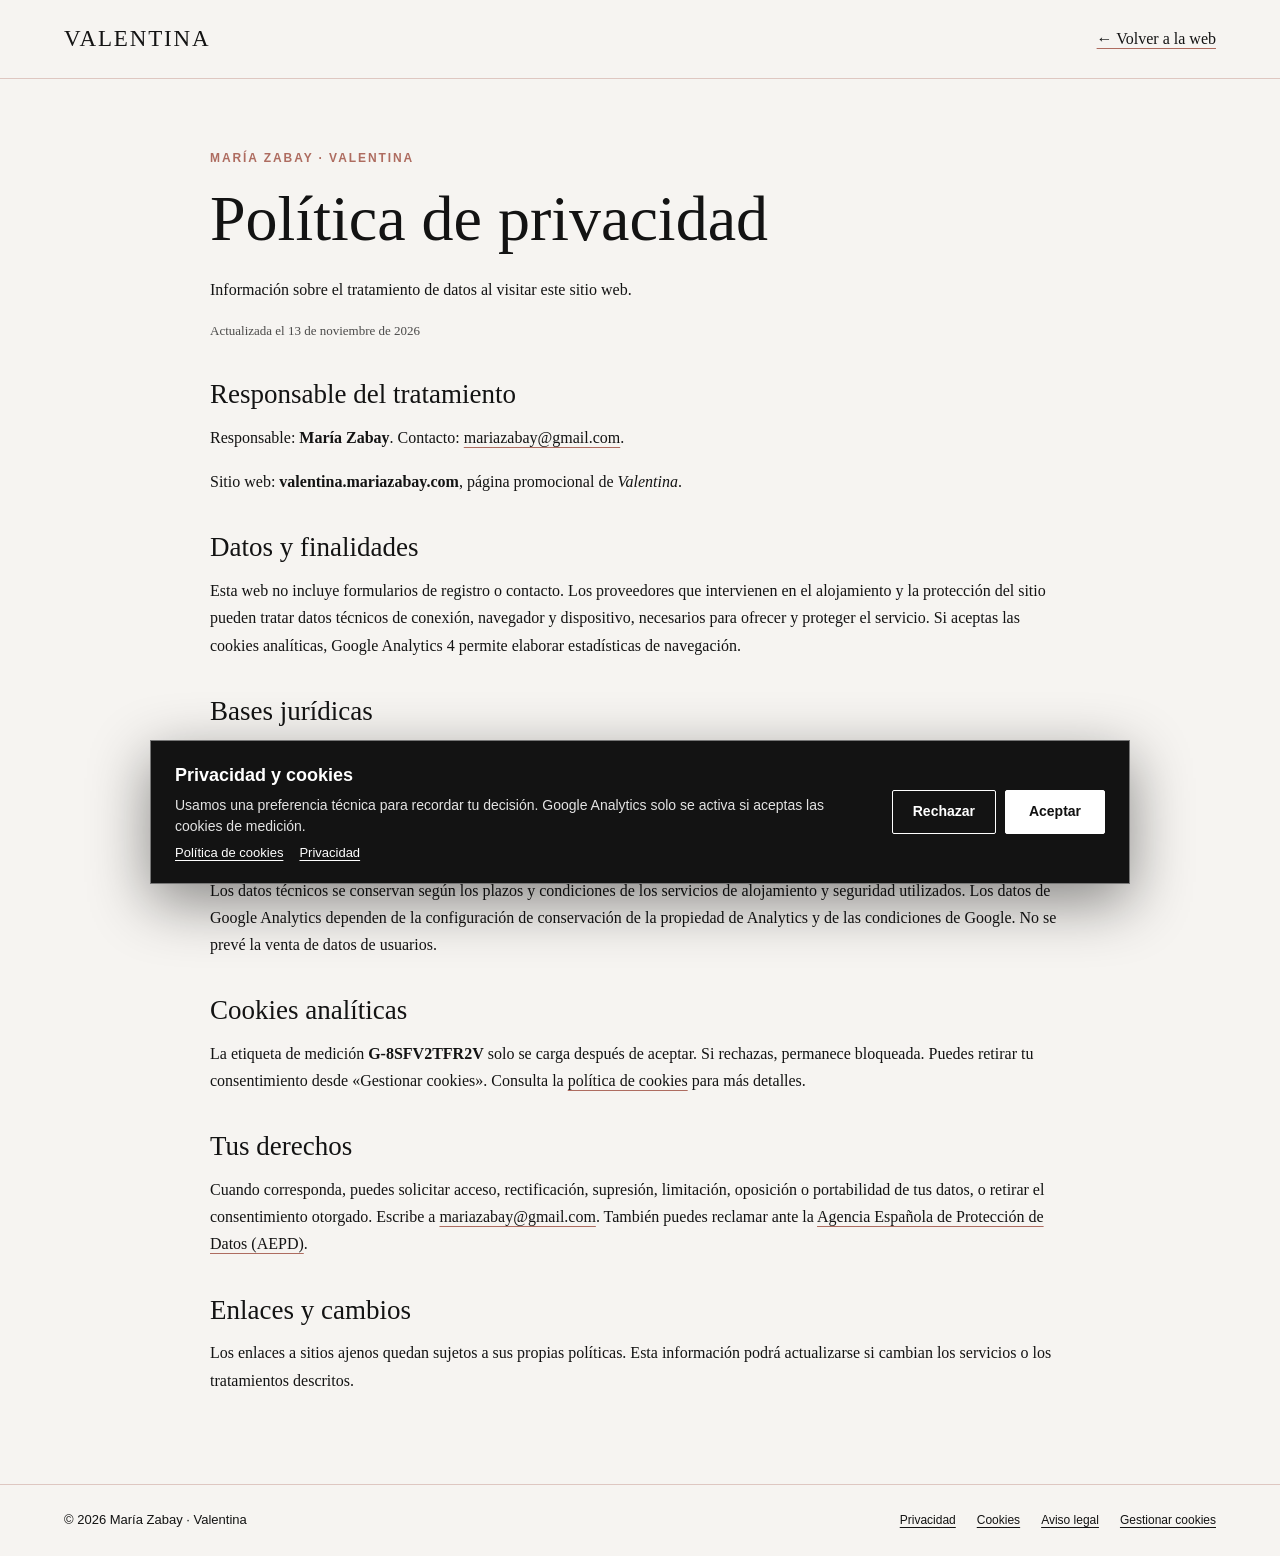
<file: politica-de-privacidad.html>
<!doctype html>
<html lang="es"><head><meta charset="utf-8"><meta name="viewport" content="width=device-width,initial-scale=1"><title>Política de privacidad — Valentina · María Zabay</title>
<link rel="stylesheet" href="assets/legal-pages.css">
<style>:root{--mz-legal-bg:#f6f4f1;--mz-legal-text:#131313;--mz-legal-accent:#ae6c60;--mz-legal-border:#ae6c6055;}</style>

<!-- Metadatos SEO y redes sociales -->

<meta name="robots" content="index,follow,max-image-preview:large,max-snippet:-1">


















<script type="application/ld+json">{"@context":"https://schema.org","@graph":[{"@type":"WebSite","@id":"https://valentina.mariazabay.com/#website","name":"Valentina · María Zabay","url":"https://valentina.mariazabay.com/","inLanguage":"es"},{"@type":"WebPage","@id":"https://valentina.mariazabay.com/politica-de-privacidad.html#webpage","name":"Política de privacidad — Valentina · María Zabay","description":"Información sobre el tratamiento de datos al visitar este sitio web.","url":"https://valentina.mariazabay.com/politica-de-privacidad.html","inLanguage":"es","isPartOf":{"@id":"https://valentina.mariazabay.com/#website"}},{"@type":"Person","@id":"https://www.mariazabay.com/#maria-zabay","name":"María Zabay","url":"https://www.mariazabay.com/"}]}</script>




<!-- Metadatos SEO y redes sociales -->
<meta name="description" content="Información sobre el tratamiento de datos al visitar este sitio web.">
<link rel="canonical" href="https://valentina.mariazabay.com/politica-de-privacidad.html">
<meta property="og:type" content="website">
<meta property="og:locale" content="es_ES">
<meta property="og:site_name" content="Valentina · María Zabay">
<meta property="og:title" content="Política de privacidad — Valentina · María Zabay">
<meta property="og:description" content="Información sobre el tratamiento de datos al visitar este sitio web.">
<meta property="og:url" content="https://valentina.mariazabay.com/politica-de-privacidad.html">
<meta property="og:image" content="https://valentina.mariazabay.com/assets/og-image.jpg">
<meta property="og:image:secure_url" content="https://valentina.mariazabay.com/assets/og-image.jpg">
<meta property="og:image:type" content="image/jpeg">
<meta property="og:image:width" content="1200">
<meta property="og:image:height" content="630">
<meta property="og:image:alt" content="Valentina, libro de María Zabay">
<meta name="twitter:card" content="summary_large_image">
<meta name="twitter:title" content="Política de privacidad — Valentina · María Zabay">
<meta name="twitter:description" content="Información sobre el tratamiento de datos al visitar este sitio web.">
<meta name="twitter:image" content="https://valentina.mariazabay.com/assets/og-image.jpg">
<meta name="twitter:image:alt" content="Valentina, de María Zabay">


<link rel="stylesheet" href="assets/site-consent.css">
<script defer src="assets/site-consent.js" data-root=""></script>
<link rel="icon" href="assets/favicon.svg" type="image/svg+xml">
</head><body class="mz-legal-page">
<header class="mz-legal-header"><a class="mz-legal-brand" href="index.html">VALENTINA</a><a href="index.html">← Volver a la web</a></header>
<main class="mz-legal-wrap"><p class="mz-legal-kicker">María Zabay · Valentina</p><h1>Política de privacidad</h1><p>Información sobre el tratamiento de datos al visitar este sitio web.</p><p class="mz-legal-muted">Actualizada el 13 de noviembre de 2026</p><section><h2>Responsable del tratamiento</h2><p>Responsable: <strong>María Zabay</strong>. Contacto: <a href="mailto:mariazabay@gmail.com">mariazabay@gmail.com</a>.</p><p>Sitio web: <strong>valentina.mariazabay.com</strong>, página promocional de <em>Valentina</em>.</p></section>
<section><h2>Datos y finalidades</h2><p>Esta web no incluye formularios de registro o contacto. Los proveedores que intervienen en el alojamiento y la protección del sitio pueden tratar datos técnicos de conexión, navegador y dispositivo, necesarios para ofrecer y proteger el servicio. Si aceptas las cookies analíticas, Google Analytics 4 permite elaborar estadísticas de navegación.</p></section>
<section><h2>Bases jurídicas</h2><p>La medición con Google Analytics requiere consentimiento. Las operaciones técnicas imprescindibles para servir y proteger la web se realizan en la medida necesaria para prestar el servicio.</p></section>
<section><h2>Conservación y destinatarios</h2><p>Los datos técnicos se conservan según los plazos y condiciones de los servicios de alojamiento y seguridad utilizados. Los datos de Google Analytics dependen de la configuración de conservación de la propiedad de Analytics y de las condiciones de Google. No se prevé la venta de datos de usuarios.</p></section>
<section><h2>Cookies analíticas</h2><p>La etiqueta de medición <strong>G-8SFV2TFR2V</strong> solo se carga después de aceptar. Si rechazas, permanece bloqueada. Puedes retirar tu consentimiento desde «Gestionar cookies». Consulta la <a href="politica-de-cookies.html">política de cookies</a> para más detalles.</p></section>
<section><h2>Tus derechos</h2><p>Cuando corresponda, puedes solicitar acceso, rectificación, supresión, limitación, oposición o portabilidad de tus datos, o retirar el consentimiento otorgado. Escribe a <a href="mailto:mariazabay@gmail.com">mariazabay@gmail.com</a>. También puedes reclamar ante la <a href="https://www.aepd.es/" target="_blank" rel="noopener noreferrer">Agencia Española de Protección de Datos (AEPD)</a>.</p></section>
<section><h2>Enlaces y cambios</h2><p>Los enlaces a sitios ajenos quedan sujetos a sus propias políticas. Esta información podrá actualizarse si cambian los servicios o los tratamientos descritos.</p></section></main>
<footer class="mz-legal-footer"><span>© 2026 María Zabay · Valentina</span><nav class="mz-footer-legal" aria-label="Información legal"><a href="politica-de-privacidad.html">Privacidad</a><a href="politica-de-cookies.html">Cookies</a><a href="aviso-legal.html">Aviso legal</a><a href="#cookie-preferences" data-mz-cookie-settings>Gestionar cookies</a></nav></footer>
</body></html>
</file>
<file: css/styles.css>
*{box-sizing:border-box}html{scroll-behavior:smooth}body{margin:0;background:#fff;color:#161616;font:18px/1.6 Georgia,serif}a{color:inherit;text-underline-offset:.24em}a:focus-visible{outline:2px solid;outline-offset:5px}header,main,footer{max-width:1440px;margin:auto;padding-inline:clamp(22px,5vw,76px)}header{display:flex;align-items:center;justify-content:space-between;gap:20px;min-height:80px;border-bottom:1px solid #222}.brand{text-decoration:none;font-size:30px;font-style:italic}.label,nav,.button,figcaption{font:700 11px/1.4 system-ui,sans-serif;letter-spacing:.15em;text-transform:uppercase}nav{display:flex;flex-wrap:wrap;gap:18px}nav a{text-decoration:none}.hero{display:grid;grid-template-columns:1fr 1fr;gap:4%;align-items:center;padding-block:65px;border-bottom:1px solid}.hero h1{font:italic 400 clamp(64px,10vw,154px)/.88 Georgia;margin:22px 0;letter-spacing:-.085em}.byline{font-size:18px}.hook{font-size:clamp(28px,3.2vw,49px);line-height:1.1;margin:38px 0 20px;font-weight:400;letter-spacing:-.035em}.hero p:not(.label){max-width:43ch}.button{display:inline-block;background:#171717;color:white;padding:16px 20px;text-decoration:none;margin-top:10px}.visual{margin:0;position:relative;min-height:clamp(390px,43vw,630px);display:grid;align-items:center;isolation:isolate}.ny{position:absolute;inset:0 0 28px 42%;background-image:url('../assets/images/fondo-manhattan.png');background-size:590% 175%;background-position:100% 27%;filter:grayscale(1);z-index:-1}.cover{display:block;width:54%;height:auto;aspect-ratio:2/3;object-fit:cover;margin-left:13%;box-shadow:15px 20px 28px #0005;transform:rotate(-5deg);background:#eee}.visual figcaption{position:absolute;right:0;bottom:0}.section{padding-block:clamp(40px,7vw,94px);border-bottom:1px solid}.split{display:grid;grid-template-columns:1fr 1fr;gap:8%;align-items:center}.portrait{margin:0;min-height:380px;background:#e9e9e9;display:grid;place-content:center;text-align:center;padding:24px}.portrait .label{color:#444}h2{font-weight:400;font-size:clamp(38px,5.5vw,78px);line-height:1;letter-spacing:-.055em;margin:14px 0 26px}p{max-width:62ch}.reading{text-align:center;background:#f4f4f4;margin-inline:calc(-1 * clamp(22px,5vw,76px));padding-inline:24px}.reading p{margin-inline:auto}.columns{display:grid;grid-template-columns:1fr 1fr;gap:8%;margin-top:42px}.columns article{border-top:1px solid;padding-top:12px}.columns h3{font-size:34px;font-weight:400;margin:10px 0}footer{padding-block:28px;display:flex;justify-content:space-between;gap:16px}.skip{position:absolute;left:1em;top:-5em}.skip:focus{top:1em;background:white}@media(max-width:760px){header{flex-wrap:wrap;padding-block:12px}.hero,.split,.columns{grid-template-columns:1fr}.hero{padding-top:38px;gap:28px}.visual{min-height:clamp(320px,100vw,520px)}.cover{width:48%;max-width:235px}.portrait{min-height:270px}.split{gap:28px}.columns{gap:24px}}

.book-link{--depth:clamp(16px,2.9vw,38px);display:block;width:54%;margin-left:13%;perspective:950px;text-decoration:none}
.book-object{position:relative;display:block;aspect-ratio:2/3;transform-style:preserve-3d;transform:rotateZ(-5deg) rotateY(-27deg);transition:transform .35s ease;box-shadow:16px 22px 28px #0005}
.book-link:hover .book-object,.book-link:focus-visible .book-object{transform:rotateZ(-2deg) rotateY(-12deg)}
.book-object .cover{width:100%;height:100%;margin:0;transform:none;box-shadow:none;object-fit:contain;background:#171717;color:white}
.book-pages{position:absolute;top:1%;bottom:1%;left:100%;width:var(--depth);transform-origin:left center;transform:rotateY(90deg);background:repeating-linear-gradient(90deg,#e9e9e9 0 2px,#bcbcbc 2px 3px);border-block:2px solid #333;border-right:2px solid #333}
@media(max-width:760px){.book-link{width:48%;max-width:235px}}
@media(prefers-reduced-motion:reduce){html{scroll-behavior:auto}.book-object{transition:none}}

.portrait{display:block;padding:0;background:none;min-height:0}.portrait img{display:block;width:100%;filter:grayscale(1)}.portrait figcaption{margin-top:12px;text-align:left}
.book-link{position:relative;padding:0;border:0;background:none;cursor:pointer;text-align:left;color:#171717}
.book-object{background:#f4f0e7}
.book-front,.book-leaf{position:absolute;inset:0;display:grid;align-content:center;padding:12%;overflow:hidden}
.book-front{z-index:2;padding:0;transform-origin:left center;transition:transform .55s ease;backface-visibility:hidden;background:#262626;color:#fff}
.book-front img{position:absolute;inset:0}.book-front .label{padding:15%}.book-leaf{background:linear-gradient(90deg,#ddd8cc,#faf7ef 14%);border:1px solid #c9c3b8;line-height:1.35;font:clamp(13px,1.55vw,20px)/1.35 Georgia,serif}
.book-link[aria-expanded=true] .book-front{transform:rotateY(-112deg)}
@media(hover:hover){.book-link:hover:not([data-closed]) .book-front{transform:rotateY(-112deg)}}
@media(prefers-reduced-motion:reduce){.book-front{transition:none}}
.shelf,.voices{display:grid;grid-template-columns:repeat(auto-fit,minmax(210px,1fr));gap:24px;padding:0;list-style:none}
.shelf li,.voices figure{border-top:1px solid;padding-top:14px}.voices figure{margin:0}.voices blockquote{margin:0 0 16px;font-size:24px;line-height:1.25}.voices figcaption{line-height:1.7}
.portrait-intro .portrait img{max-height:640px;object-fit:cover;object-position:center 43%}#autora .portrait img{aspect-ratio:4/3;object-fit:cover;object-position:center 26%}
/* Portada adjunta y prensa */
.book-object{aspect-ratio:628/950}
.book-front .cover{object-fit:contain;background:#546776}
.press-grid{list-style:none;padding:0;margin:36px 0 0;display:grid;grid-template-columns:repeat(3,minmax(0,1fr));gap:28px}
.press-grid li{border-top:1px solid;padding-top:18px}
.press-grid a{display:flex;flex-direction:column;height:100%;text-decoration:none}
.press-grid h3{font-size:clamp(24px,2.4vw,34px);font-weight:400;line-height:1.2;letter-spacing:-.025em;margin:20px 0 24px;overflow-wrap:anywhere}
.press-grid .press-action{margin-top:auto;font:700 11px/1.4 system-ui,sans-serif;letter-spacing:.12em;text-transform:uppercase;text-decoration:underline;text-underline-offset:.3em}
.press-grid a:hover .press-action{text-decoration-thickness:2px}
@media(max-width:760px){.press-grid{grid-template-columns:1fr;gap:30px}.press-grid h3{max-width:34ch}}

.book-leaf{padding:0;display:block}.book-leaf img{display:block;width:100%;height:100%;object-fit:contain;background:white}
button.button{border:0;cursor:pointer}button:focus-visible{outline:2px solid;outline-offset:5px}
.reader{width:min(96vw,1100px);max-width:none;max-height:94dvh;padding:0;border:1px solid #171717;background:#f4f2ed;color:#171717;overscroll-behavior:contain}
.reader::backdrop{background:#000b}.reader-bar{position:sticky;top:0;z-index:3;display:flex;align-items:center;justify-content:space-between;gap:14px;background:#fff;padding:15px 22px;border-bottom:1px solid #171717}
.reader-bar h2{font:italic 400 27px/1.1 Georgia,serif;margin:0;letter-spacing:-.035em}.reader button{padding:10px 15px;background:white;border:1px solid #171717;color:#171717;cursor:pointer;font:600 13px system-ui,sans-serif}.reader button:disabled{opacity:.35;cursor:default}
.reader-stage{overflow:auto;max-height:calc(94dvh - 155px);padding:24px;scrollbar-gutter:stable}.reader-page{display:block;width:100%;max-width:760px;height:auto;margin:auto;box-shadow:0 5px 22px #0002}.reader-stage.zoomed .reader-page{width:1050px;max-width:none}
.reader-controls{display:flex;justify-content:space-between;align-items:center;gap:12px;padding:14px 22px;background:white;border-top:1px solid #171717}.reader-count{font:12px system-ui,sans-serif;text-align:center}.reader-tools{display:flex;gap:8px}
.reader [hidden]{display:none!important}body.reading-open{overflow:hidden}
@media(max-width:600px){.reader-bar{padding:12px}.reader-bar h2{font-size:23px}.reader-tools{gap:5px}.reader button{padding:9px}.reader-stage{padding:8px;max-height:calc(94dvh - 145px)}.reader-controls{padding:12px 10px}}
.author-photo-link{display:block}.author-name-link{text-decoration:none}.author-name-link:hover{text-decoration:underline}.author-photo-link:focus-visible{outline:2px solid #171717;outline-offset:5px}#autora{scroll-margin-top:24px}
.bibliography{font-family:-apple-system,BlinkMacSystemFont,"Helvetica Neue",Helvetica,Arial,sans-serif;color:#090909}
.bibliography .shelf-chapter{display:flex;align-items:center;gap:14px;margin:0 0 clamp(20px,2.2vw,32px);font:500 11px/1.5 ui-monospace,SFMono-Regular,Consolas,"Liberation Mono",monospace;letter-spacing:.13em;text-transform:uppercase}
.bibliography .shelf-chapter:before{content:"";display:inline-block;width:23px;height:1px;background:#000}
.bibliography .book-shelf{display:flex;gap:14px;overflow-x:auto;scroll-snap-type:x mandatory;padding:25px 2px 33px;scrollbar-color:#333 #ddd}
.bibliography .shelf-book{flex:0 0 clamp(150px,14vw,205px);scroll-snap-align:start;min-width:0}
.bibliography .cover-box{border:1px solid #111;box-shadow:0 12px 26px rgba(0,0,0,.055),0 2px 5px rgba(0,0,0,.035);height:270px;padding:10px;display:flex;align-items:center;justify-content:center}
.bibliography .shelf-book img{display:block;height:100%;max-width:100%;object-fit:contain}
.bibliography .shelf-book p{font-size:12px;font-weight:700;line-height:1.35;margin:13px 0 12px}
.bibliography .book-shelf:focus-visible{outline:2px solid;outline-offset:5px}

nav .nav-buy{display:inline-flex;align-items:center;justify-content:center;background:#171717;color:#fff;padding:12px 16px;font-weight:800;letter-spacing:.1em}nav{align-items:center}nav .nav-buy strong{font-weight:800}
.media-cards{display:grid;grid-template-columns:repeat(3,minmax(0,1fr));gap:24px;list-style:none;padding:0;margin:38px 0 0}.media-cards li{min-width:0}.media-card{display:flex;flex-direction:column;align-items:center;height:100%;border:1px solid #171717;padding:26px 22px 22px;box-shadow:0 16px 30px #00000012;text-decoration:none;background:white}.media-card>img{display:block;width:100%;height:175px;object-fit:cover;filter:none;margin-bottom:22px}.media-name{font:800 17px/1.35 system-ui,sans-serif;text-transform:uppercase;text-align:center}.media-date{font:700 11px/1.4 system-ui,sans-serif;letter-spacing:.04em;text-transform:uppercase;margin-top:10px}.media-card h3{font:700 clamp(22px,2.1vw,30px)/1.2 Georgia,serif;letter-spacing:-.025em;align-self:stretch;margin:20px 0 30px}.media-action{align-self:flex-start;margin-top:auto;font:700 14px/1.5 system-ui,sans-serif;text-decoration:underline;text-underline-offset:.5em}.media-card:hover .media-action{text-decoration-thickness:2px}
.final-purchase{display:grid;grid-template-columns:1fr 1fr;gap:8%;align-items:center}.final-book-stage{padding:40px 0;display:flex;justify-content:center}.final-book{width:62%;max-width:280px;margin:0}.final-purchase h2{font-size:clamp(38px,5vw,68px)}.purchase-button{font-weight:800;padding:20px 28px}.purchase-button strong{font-weight:900}
@media(max-width:760px){.media-cards{grid-template-columns:1fr}.media-card>img{height:220px}.final-purchase{grid-template-columns:1fr;gap:12px}.final-book-stage{padding:25px 0 35px}.final-book{width:56%;max-width:230px}}
.author-photo-quote{margin:24px 0 0;padding:0;font:italic 400 clamp(24px,2.5vw,36px)/1.3 Georgia,serif;letter-spacing:-.025em;text-align:left;color:#171717}
.media-carousel .media-cards{display:flex;gap:24px;overflow-x:auto;scroll-snap-type:x mandatory;scroll-behavior:smooth;padding:2px 2px 26px;margin:38px 0 0;scrollbar-width:thin;scrollbar-color:#171717 #e8e8e8;align-items:stretch}
.media-carousel .media-cards>li{flex:0 0 calc((100% - 48px)/3);scroll-snap-align:start;display:flex}.media-carousel .media-card{width:100%}.media-carousel-controls{display:flex;align-items:center;justify-content:space-between;gap:20px;margin-top:16px}.media-position{margin:0;font:600 12px/1.5 system-ui,sans-serif;letter-spacing:.06em}.media-carousel-controls>div{display:flex;gap:10px}.media-carousel-controls button{width:46px;height:46px;background:#171717;color:#fff;border:1px solid #171717;font:24px/1 system-ui,sans-serif;cursor:pointer}.media-carousel-controls button:disabled{opacity:.3;cursor:default}#media-track:focus-visible{outline:2px solid;outline-offset:5px}
@media(max-width:1000px){.media-carousel .media-cards>li{flex-basis:calc((100% - 24px)/2)}}
@media(max-width:600px){.media-carousel .media-cards>li{flex-basis:90%}.media-carousel .media-cards{gap:16px}}
@media(prefers-reduced-motion:reduce){.media-carousel .media-cards{scroll-behavior:auto}}

/* Tarjetas de entrevistas compactas */
.media-carousel .media-cards{gap:16px}
.media-carousel .media-cards>li{flex:0 0 calc((100% - 64px)/5)}
.media-carousel .media-card{padding:14px 12px 16px;box-shadow:0 8px 18px #0000000d}
.media-carousel .media-card>img{height:105px;margin-bottom:14px}
.media-carousel .media-name{font-size:12px;line-height:1.35}
.media-carousel .media-date{font-size:10px;margin-top:7px}
.media-carousel .media-card h3{font-size:19px;line-height:1.2;margin:14px 0 20px}
.media-carousel .media-action{font-size:11px}
@media(max-width:1100px){.media-carousel .media-cards>li{flex-basis:calc((100% - 48px)/4)}}
@media(max-width:850px){.media-carousel .media-cards>li{flex-basis:calc((100% - 32px)/3)}}
@media(max-width:600px){.media-carousel .media-cards>li{flex-basis:calc((100% - 16px)/2)}.media-carousel .media-card{padding:12px 10px 14px}.media-carousel .media-card>img{height:95px}.media-carousel .media-card h3{font-size:17px}}
/* Estilos que estaban definidos en atributos HTML. */
.media-card-cover-image{object-fit:contain}
.author-composite{display:block;width:100%;height:auto}
.author-composite-monochrome{filter:grayscale(1)}


/* Portadas enlazadas a las webs de los otros libros */
.bibliography .shelf-link{display:block;color:inherit;text-decoration:none}
.bibliography .shelf-link .cover-box{transition:border-color .2s ease,transform .2s ease}
.bibliography .shelf-link:hover .cover-box{border-color:#777;transform:translateY(-3px)}
.bibliography .shelf-link:focus-visible{outline:2px solid #111;outline-offset:5px}
</file>
<file: assets/site-consent.css>
/* Aislado: estas clases no afectan el diseño original. */
.mz-consent-panel[hidden]{display:none!important}
.mz-consent-panel{position:fixed;left:16px;right:16px;bottom:16px;z-index:2147483000;max-width:980px;margin:0 auto;padding:0;border:1px solid #777;background:#131313;color:#fff;box-shadow:0 18px 60px rgba(0,0,0,.45);font:400 14px/1.5 Arial,Helvetica,sans-serif;text-align:left;letter-spacing:normal}
.mz-consent-panel *{box-sizing:border-box}
.mz-consent-inner{display:flex;align-items:center;justify-content:space-between;gap:26px;padding:21px 24px}
.mz-consent-copy{flex:1;min-width:0}.mz-consent-copy strong{font-size:18px;color:#fff}.mz-consent-copy p{margin:6px 0;color:#e3e3e3;line-height:1.5;max-width:660px}
.mz-consent-links{display:flex;flex-wrap:wrap;gap:16px}.mz-consent-links a{color:#fff;text-decoration:underline;text-underline-offset:3px;font:400 13px/1.5 Arial,Helvetica,sans-serif}
.mz-consent-actions{display:flex;flex-shrink:0;gap:9px}.mz-consent-actions button{appearance:none;border:1px solid #fff;padding:11px 20px;min-width:100px;min-height:44px;cursor:pointer;border-radius:2px;font:600 14px/1.2 Arial,Helvetica,sans-serif;letter-spacing:normal}
.mz-consent-reject{color:#fff;background:transparent}.mz-consent-accept{color:#111;background:#fff}
.mz-consent-actions button:focus-visible,.mz-consent-links a:focus-visible{outline:3px solid #edc783;outline-offset:3px}
.mz-footer-legal{display:flex;align-items:center;justify-content:center;gap:12px 22px;flex-wrap:wrap;font:400 12px/1.6 Arial,Helvetica,sans-serif;letter-spacing:normal;text-transform:none}
.mz-footer-legal a{color:inherit;text-decoration:underline;text-underline-offset:3px}
@media(max-width:670px){.mz-consent-panel{left:10px;right:10px;bottom:10px}.mz-consent-inner{flex-direction:column;align-items:stretch;gap:14px;padding:16px}.mz-consent-actions{width:100%}.mz-consent-actions button{flex:1;min-width:0}}
</file>
<file: assets/legal-pages.css>
body.mz-legal-page{margin:0;background:var(--mz-legal-bg);color:var(--mz-legal-text);font:16px/1.7 Georgia,serif}
.mz-legal-page *{box-sizing:border-box}.mz-legal-page a{color:inherit;text-decoration-color:var(--mz-legal-accent);text-underline-offset:4px}
.mz-legal-header,.mz-legal-footer{padding:25px clamp(20px,5vw,80px);display:flex;flex-wrap:wrap;align-items:center;justify-content:space-between;gap:15px;border-bottom:1px solid var(--mz-legal-border)}
.mz-legal-brand{font:400 23px/1.2 Georgia,serif;letter-spacing:.08em;text-decoration:none}.mz-legal-wrap{width:min(860px,calc(100% - 40px));margin:70px auto 90px}
.mz-legal-wrap .mz-legal-kicker{text-transform:uppercase;letter-spacing:.16em;font:600 12px/1.5 Arial,sans-serif;color:var(--mz-legal-accent)}
.mz-legal-wrap h1{font:400 clamp(38px,5vw,64px)/1.1 Georgia,serif;margin:15px 0 22px}.mz-legal-wrap h2{font:400 27px/1.25 Georgia,serif;margin:36px 0 12px}
.mz-legal-wrap p{margin:0 0 17px}.mz-legal-wrap ul{padding-left:24px}.mz-legal-wrap li{margin:9px 0}.mz-legal-wrap .mz-legal-muted{opacity:.75;font-size:13px}
.mz-legal-footer{border-top:1px solid var(--mz-legal-border);border-bottom:0;font:13px/1.6 Arial,sans-serif}
.mz-legal-footer nav{display:flex;flex-wrap:wrap;gap:12px 21px}
</file>
